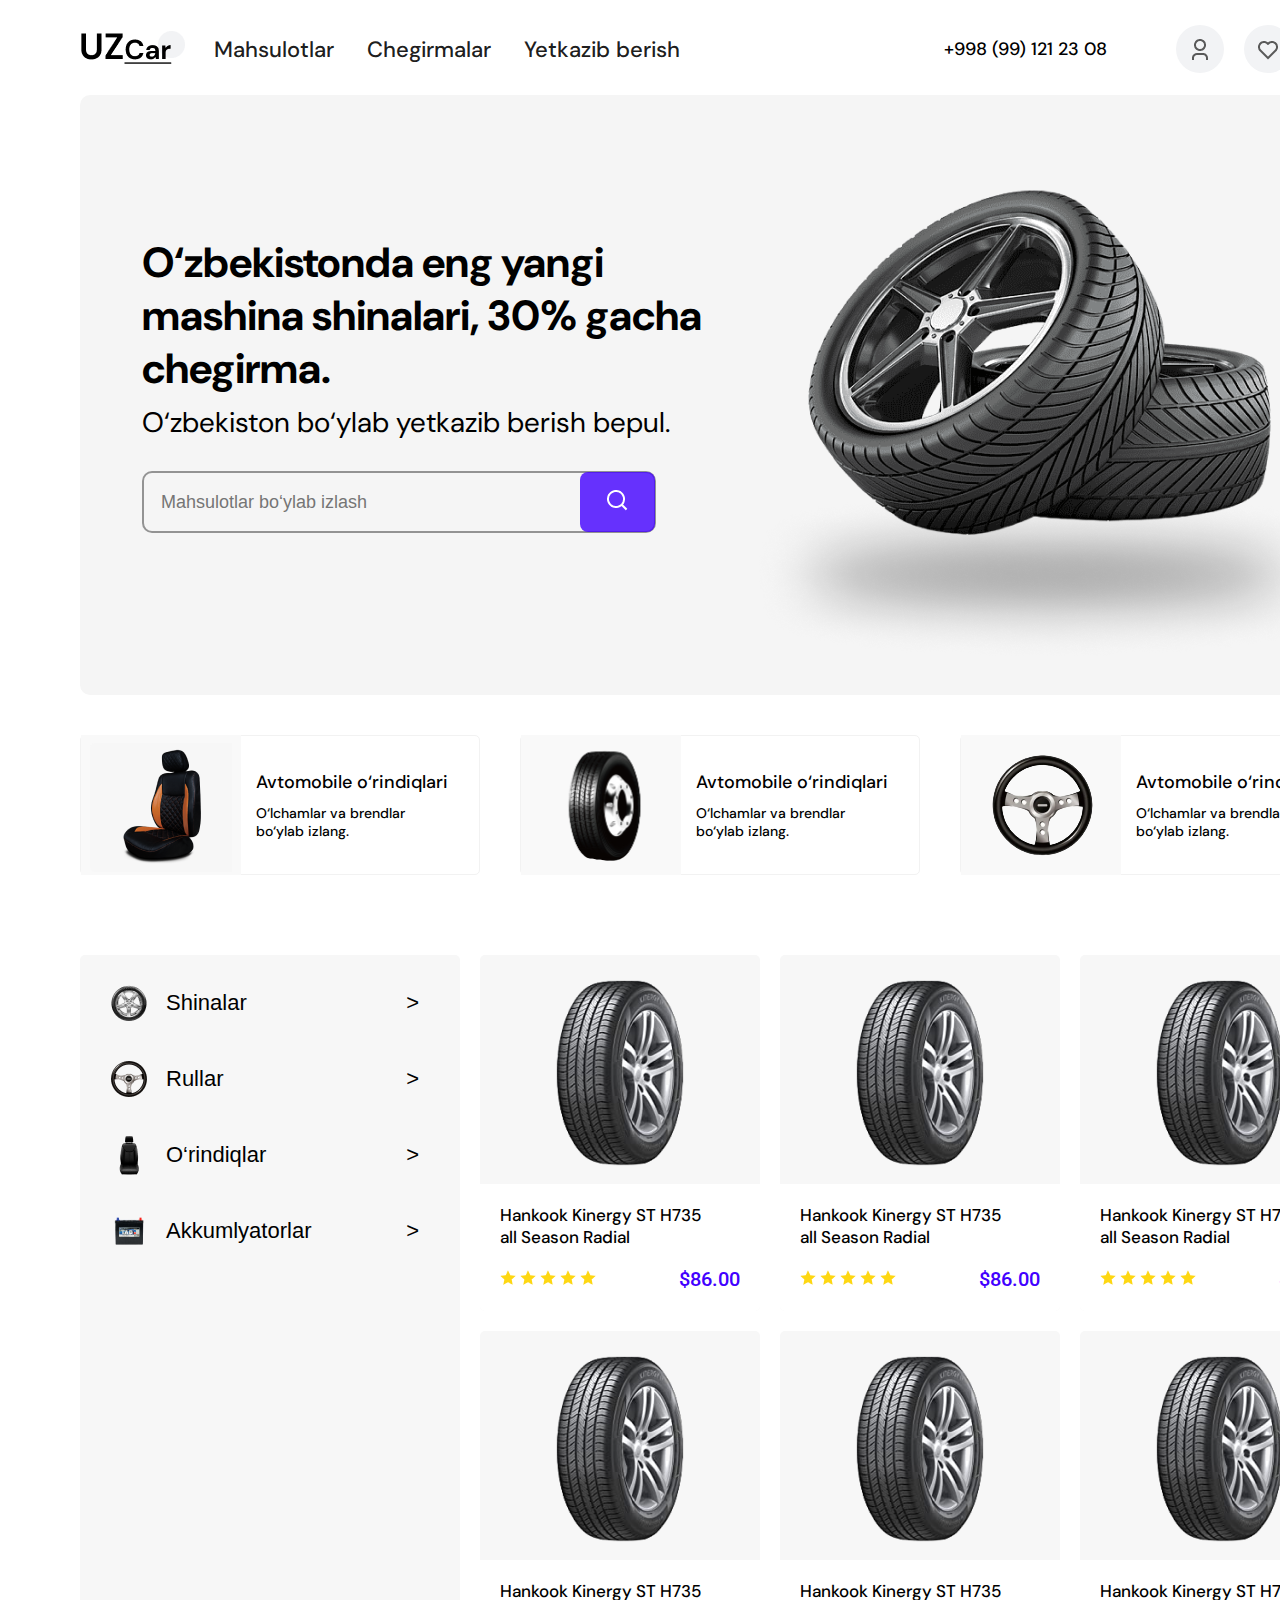
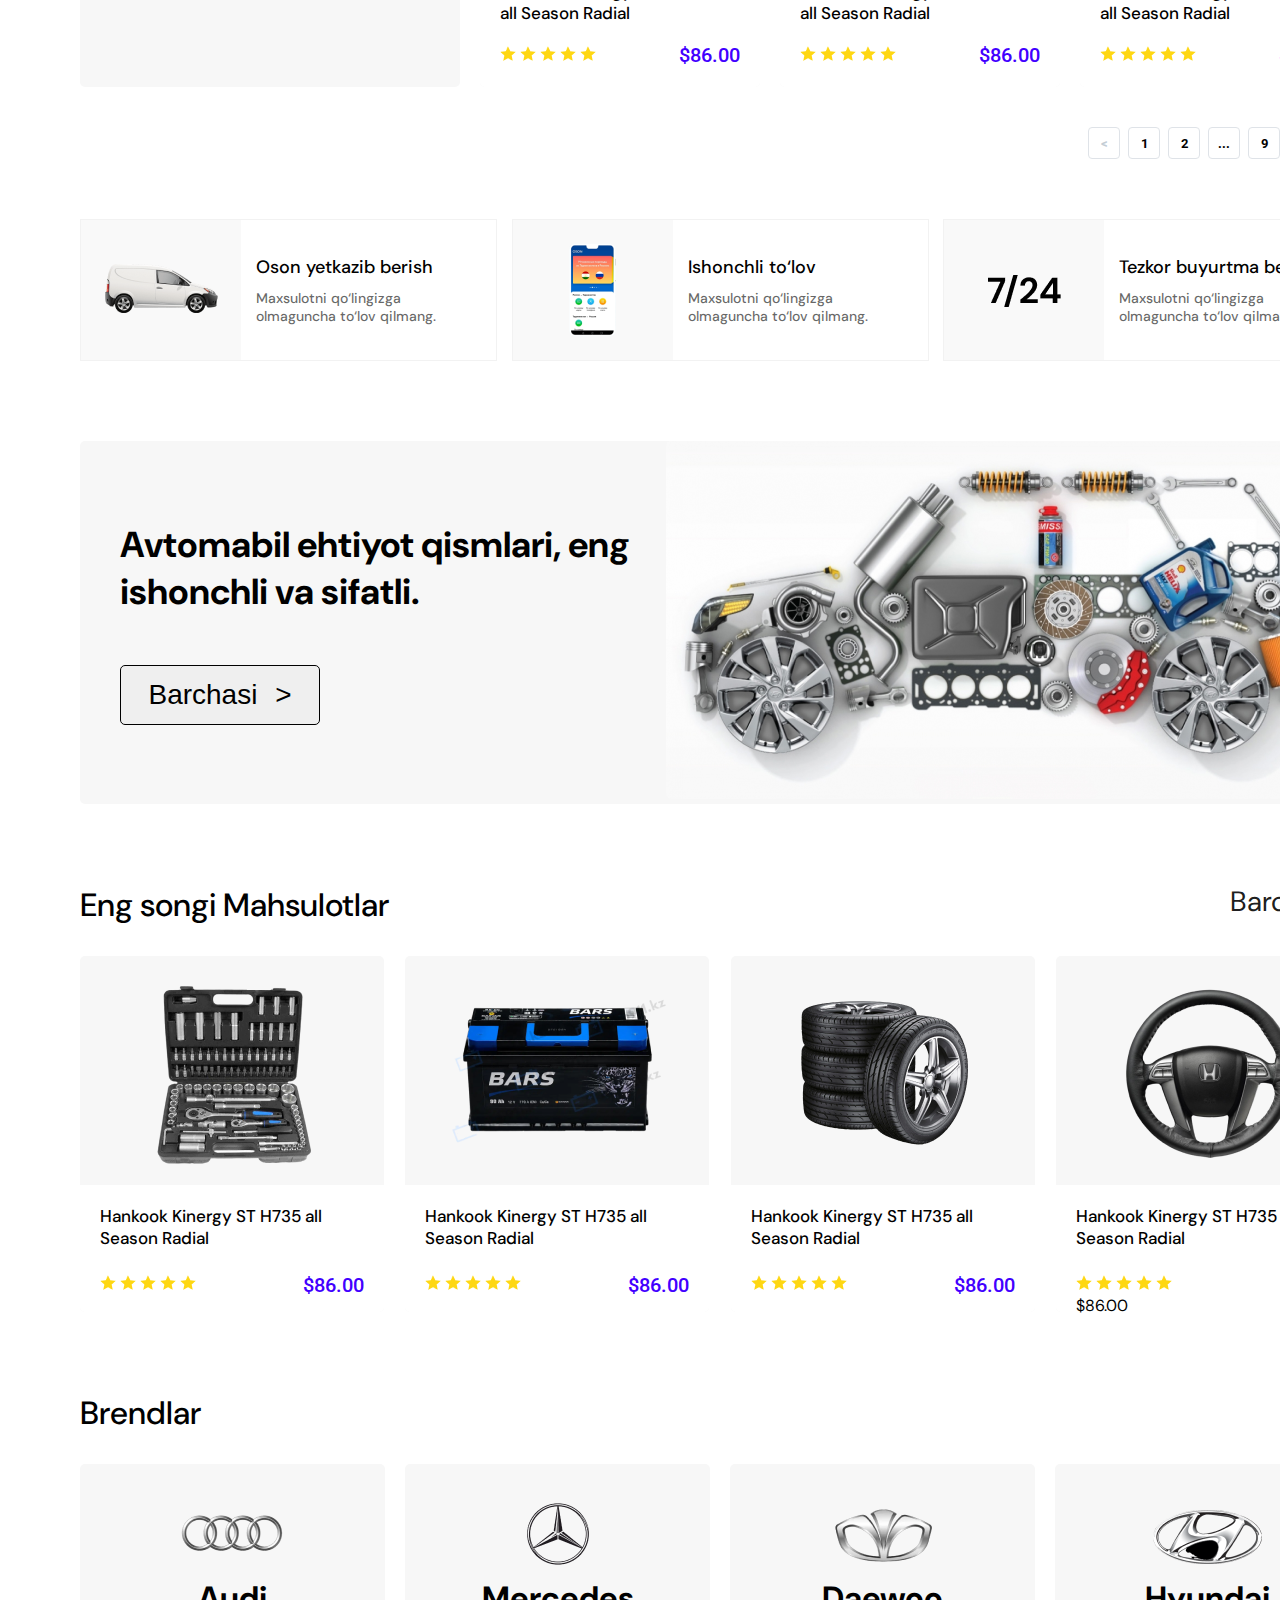
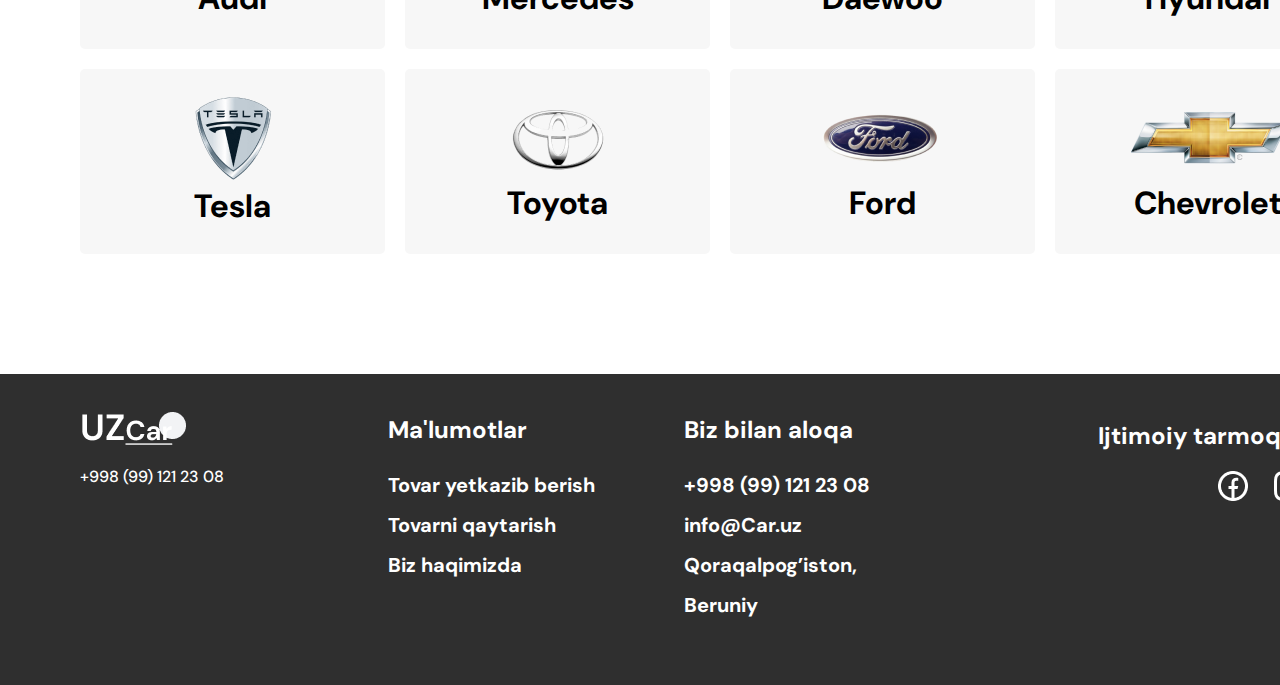
<file: index.html>
<!DOCTYPE html>
<html lang="en">
<head>
    <meta charset="UTF-8">
    <meta http-equiv="X-UA-Compatible" content="IE=edge">
    <meta name="viewport" content="width=device-width, initial-scale=1.0">
    <title>UZCar</title>
    <link rel="stylesheet" href="style.css">
    <link href="https://fonts.googleapis.com/css2?family=DM+Sans:wght@400;500;700&family=Roboto:wght@300;500;700&display=swap" rel="stylesheet">
</head>
<body>
    <section class="wrapper">
        <header class="header">
            <div class="header_container">
                <div class="headert_container_logo">
                    <div class="header_containert_logo_image">
                        <img src="./image/titul_header.png" alt="UZCar">
                    </div>
                </div>
                <div class="header_container_nav">
                    <ul>
                        <li>Mahsulotlar</li>
                        <li>Chegirmalar</li>
                        <li>Yetkazib berish</li>
                    </ul>
                </div>
                <div class="header_container_number">
                    <a href="tel:+998 (99) 121 23 08">+998 (99) 121 23 08</a>
                </div>
                <div class="header_container_choise">
                    <a href=""><img class="first" src="./image/icons/Vector1.png" alt="profile"></a>
                    <a href=""><img class="second" src="./image/icons/Vector2.png" alt="like"></a>
                    <a href=""><img class="third" src="./image/icons/Vector3.png" alt="shopping"></a>
                </div>
            </div>
        </header>
        <main class="main">
            <section class="section1">
                <div class="section1_contant">
                    <h1>O‘zbekistonda eng yangi mashina shinalari, 30% gacha chegirma.</h1>
                    <p>O‘zbekiston bo‘ylab yetkazib berish bepul.</p>
                    <div class="section1_contant_search">
                        <input type="text" placeholder="Mahsulotlar bo‘ylab izlash"><button type="submit"><img src="./image/icons/glass.png" alt="glass"></button>
                    </div>
                </div>
                <div class="section1_image">
                    <img src="./image/bigwheels1.png" alt="wheels">
                    <div class="section1_image_shade"><img src="./image/shade.png" alt="shade"></div>
                </div>
            </section>
            <section class="section2">
                <div class="section2_card">
                    <div class="section2_card_image1">
                        <img src="./image/row1/armchair.png" alt="armchair">
                    </div>
                    <div class="section2_card_contant">
                        <h2>Avtomobile o‘rindiqlari</h2>
                        <p>O‘lchamlar va brendlar bo‘ylab izlang.</p>
                    </div>
                </div>
                <div class="section2_card">
                    <div class="section2_card_image">
                        <img src="./image/row1/wheel.png" alt="wheel">
                    </div>
                    <div class="section2_card_contant">
                        <h2>Avtomobile o‘rindiqlari</h2>
                        <p>O‘lchamlar va brendlar bo‘ylab izlang.</p>       
                    </div>
                </div>
                <div class="section2_card">
                    <div class="section2_card_image2">
                        <img src="./image/row1/rudder.png" alt="rudder">
                    </div>
                    <div class="section2_card_contant">
                        <h2>Avtomobile o‘rindiqlari</h2>
                        <p>O‘lchamlar va brendlar bo‘ylab izlang.</p>            
                    </div>
                </div>
            </section>
            <section class="section3">
                <div class="section3_first">
                    <button>
                        <span class="section3_first_text">
                            <img src="./image/menu1/wheel.png" alt="wheel">
                            <span class="text">Shinalar</span>
                        </span>
                        <span>></span>
                    </button>
                    <button>
                        <span class="section3_first_text">
                            <img src="./image/menu1/rudder.png" alt="rudder">
                            <span class="text">Rullar</span>
                        </span>
                        <span>></span>
                    </button>
                    <button>
                        <span class="section3_first_text">
                            <img src="./image/menu1/armchair.png" alt="armchair">
                            <span class="text">O‘rindiqlar</span>
                        </span>
                        <span>></span>
                    </button>
                    <button>
                        <span class="section3_first_text">
                            <img src="./image/menu1/accumulator.png" alt="accumulator">
                            <span class="text">Akkumlyatorlar</span>
                        </span>
                        <span>></span>
                    </button>
                </div>
                <div class="section3_second">
                    <div class="section3_second_card">
                        <div class="section3_second_card_image">
                            <img src="./image/wheels2.png" alt="">
                        </div>
                        <div class="section3_second_card_contant">
                            <div class="section3_second_card_contant_text">
                                <h3>Hankook Kinergy ST H735 all Season Radial</h3>
                            </div>
                            <div class="section3_second_card_contant_last">
                                <div class="star">
                                    <img src="./image/star.png" alt="star">
                                    <img src="./image/star.png" alt="star">
                                    <img src="./image/star.png" alt="star">
                                    <img src="./image/star.png" alt="star">
                                    <img src="./image/star.png" alt="star">
                                </div>
                                <p>$86.00</p>
                            </div>
                        </div>
                    </div>
                    <div class="section3_second_card">
                        <div class="section3_second_card_image">
                            <img src="./image/wheels2.png" alt="">
                        </div>
                        <div class="section3_second_card_contant">
                            <div class="section3_second_card_contant_text">
                                <h3>Hankook Kinergy ST H735 all Season Radial</h3>
                            </div>
                            <div class="section3_second_card_contant_last">
                                <div class="star">
                                    <img src="./image/star.png" alt="star">
                                    <img src="./image/star.png" alt="star">
                                    <img src="./image/star.png" alt="star">
                                    <img src="./image/star.png" alt="star">
                                    <img src="./image/star.png" alt="star">
                                </div>
                                <p>$86.00</p>
                            </div>
                        </div>
                    </div>
                    <div class="section3_second_card">
                        <div class="section3_second_card_image">
                            <img src="./image/wheels2.png" alt="">
                        </div>
                        <div class="section3_second_card_contant">
                            <div class="section3_second_card_contant_text">
                                <h3>Hankook Kinergy ST H735 all Season Radial</h3>
                            </div>
                            <div class="section3_second_card_contant_last">
                                <div class="star">
                                    <img src="./image/star.png" alt="star">
                                    <img src="./image/star.png" alt="star">
                                    <img src="./image/star.png" alt="star">
                                    <img src="./image/star.png" alt="star">
                                    <img src="./image/star.png" alt="star">
                                </div>
                                <p>$86.00</p>
                            </div>
                        </div>
                    </div>
                    <div class="section3_second_card">
                        <div class="section3_second_card_image">
                            <img src="./image/wheels2.png" alt="">
                        </div>
                        <div class="section3_second_card_contant">
                            <div class="section3_second_card_contant_text">
                                <h3>Hankook Kinergy ST H735 all Season Radial</h3>
                            </div>
                            <div class="section3_second_card_contant_last">
                                <div class="star">
                                    <img src="./image/star.png" alt="star">
                                    <img src="./image/star.png" alt="star">
                                    <img src="./image/star.png" alt="star">
                                    <img src="./image/star.png" alt="star">
                                    <img src="./image/star.png" alt="star">
                                </div>
                                <p>$86.00</p>
                            </div>
                        </div>
                    </div>
                    <div class="section3_second_card">
                        <div class="section3_second_card_image">
                            <img src="./image/wheels2.png" alt="">
                        </div>
                        <div class="section3_second_card_contant">
                            <div class="section3_second_card_contant_text">
                                <h3>Hankook Kinergy ST H735 all Season Radial</h3>
                            </div>
                            <div class="section3_second_card_contant_last">
                                <div class="star">
                                    <img src="./image/star.png" alt="star">
                                    <img src="./image/star.png" alt="star">
                                    <img src="./image/star.png" alt="star">
                                    <img src="./image/star.png" alt="star">
                                    <img src="./image/star.png" alt="star">
                                </div>
                                <p>$86.00</p>
                            </div>
                        </div>
                    </div>
                    <div class="section3_second_card">
                        <div class="section3_second_card_image">
                            <img src="./image/wheels2.png" alt="">
                        </div>
                        <div class="section3_second_card_contant">
                            <div class="section3_second_card_contant_text">
                                <h3>Hankook Kinergy ST H735 all Season Radial</h3>
                            </div>
                            <div class="section3_second_card_contant_last">
                                <div class="star">
                                    <img src="./image/star.png" alt="star">
                                    <img src="./image/star.png" alt="star">
                                    <img src="./image/star.png" alt="star">
                                    <img src="./image/star.png" alt="star">
                                    <img src="./image/star.png" alt="star">
                                </div>
                                <p>$86.00</p>
                            </div>
                        </div>
                    </div>
                </div>
            </section>
            <section class="numbering">
                <button class="pointer"><</button>
                <button>1</button>
                <button onclick="document.location='about.html'">2</button>
                <button>...</button>
                <button>9</button>
                <button>10</button>
                <button class="pointer">></button>
            </section>
            <section class="section4">
                <div class="section4_card">
                    <div class="section4_card_image">
                        <img src="./image/row2/car.png" alt="car">
                    </div>
                    <div class="section4_card_contant">
                        <h4>Oson yetkazib berish</h4>
                        <p>Maxsulotni qo‘lingizga olmaguncha to‘lov qilmang.</p>
                    </div>
                </div>
                <div class="section4_card">
                    <div class="section4_card_image1">
                        <img src="./image/row2/telephone.png" alt="telephone">
                    </div>
                    <div class="section4_card_contant">
                        <h4>Ishonchli to‘lov</h4>
                        <p>Maxsulotni qo‘lingizga olmaguncha to‘lov qilmang.</p>
                    </div>
                </div>
                <div class="section4_card">
                    <div class="section4_card_image2">
                        <img src="./image/row2/24.png" alt="24">
                    </div>
                    <div class="section4_card_contant">
                        <h4>Tezkor buyurtma berish</h4>
                        <p>Maxsulotni qo‘lingizga olmaguncha to‘lov qilmang.</p>
                    </div>
                </div>
            </section>
            <section class="section5">
                <div class="section5_contant">
                    <h5>Avtomabil ehtiyot qismlari, eng ishonchli va sifatli.</h5>
                    <button class="section5_contant_button">
                        <span class="section5_contant_button_text1">Barchasi</span>
                        <span class="section5_contant_button_text2">></span>
                    </button>
                </div>
                <div class="section5_image">
                    <img src="./image/bigcar.png" alt="bigkar">
                </div>
            </section>
            <section class="table1">
                <h6>Eng songi Mahsulotlar</h6>
                <div class="table1_barchasi">
                    <a href="">Barchasi ></a>
                </div>
            </section>
            <section class="section6">
                <div class="section6_card">
                    <div class="section6_card_image1">
                        <img src="./image/mahsulotlar/spare.png" alt="spare">
                    </div>
                    <div class="section6_card_contant">
                        <div class="section6_card_contant_text">
                            <h3>Hankook Kinergy ST H735 all Season Radial</h3>
                        </div>
                        <div class="section6_card_contant_last">
                            <div class="star">
                                <img src="./image/small_star/star.png" alt="star">
                                <img src="./image/small_star/star.png" alt="star">
                                <img src="./image/small_star/star.png" alt="star">
                                <img src="./image/small_star/star.png" alt="star">
                                <img src="./image/small_star/star.png" alt="star">
                            </div>
                            <p>$86.00</p>
                        </div>
                    </div>
                </div>
                <div class="section6_card">
                    <div class="section6_card_image2">
                        <img src="./image/mahsulotlar/accumulator.png" alt="accumulator">
                    </div>
                    <div class="section6_card_contant">
                        <div class="section6_card_contant_text">
                            <h3>Hankook Kinergy ST H735 all Season Radial</h3>
                        </div>
                        <div class="section6_card_contant_last">
                            <div class="star">
                                <img src="./image/small_star/star.png" alt="star">
                                <img src="./image/small_star/star.png" alt="star">
                                <img src="./image/small_star/star.png" alt="star">
                                <img src="./image/small_star/star.png" alt="star">
                                <img src="./image/small_star/star.png" alt="star">
                            </div>
                            <p>$86.00</p>
                        </div>
                    </div>
                </div>
                <div class="section6_card">
                    <div class="section6_card_image3">
                        <img src="./image/mahsulotlar/wheels.png" alt="wheels">
                    </div>
                    <div class="section6_card_contant">
                        <div class="section6_card_contant_text">
                            <h3>Hankook Kinergy ST H735 all Season Radial</h3>
                        </div>
                        <div class="section6_card_contant_last">
                            <div class="star">
                                <img src="./image/small_star/star.png" alt="star">
                                <img src="./image/small_star/star.png" alt="star">
                                <img src="./image/small_star/star.png" alt="star">
                                <img src="./image/small_star/star.png" alt="star">
                                <img src="./image/small_star/star.png" alt="star">
                            </div>
                            <p>$86.00</p>
                        </div>
                    </div>
                </div>
                <div class="section6_card">
                    <div class="section6_card_image4">
                        <img src="./image/mahsulotlar/rudder.png" alt="ruddes">
                    </div>
                    <div class="section6_card_contant">
                        <div class="section6_card_contant_text">
                            <h3>Hankook Kinergy ST H735 all Season Radial</h3>
                        </div>
                        <div clastar">
                            <div class="section6_card_contant_last_img">
                                <img src="./image/small_star/star.png" alt="star">
                                <img src="./image/small_star/star.png" alt="star">
                                <img src="./image/small_star/star.png" alt="star">
                                <img src="./image/small_star/star.png" alt="star">
                                <img src="./image/small_star/star.png" alt="star">
                            </div>
                            <p>$86.00</p>
                        </div>
                    </div>
                </div>
            </section>
            <section class="table2">
                <h6>Brendlar</h6>
            </section>
            <section class="section7">
                <div class="section7_card">
                    <div class="a">
                        <img src="./image/brendlar/audi.png" alt="audi">
                    </div>
                    <div>
                        <p>Audi</p>
                    </div>
                </div>
                <div class="section7_card">
                    <div class="b">
                        <img src="./image/brendlar/mercedes.png" alt="mercedes">
                    </div>
                    <div>
                        <p>Mercedes </p>
                    </div>
                </div>
                <div class="section7_card">
                    <div class="c">
                        <img src="./image/brendlar/daewoo.png" alt="daewoo">
                    </div>
                    <div>
                        <p>Daewoo</p>
                    </div>
                </div>
                <div class="section7_card">
                    <div class="d">
                        <img src="./image/brendlar/hyunday.png" alt="hyunday">
                    </div>
                    <div>
                        <p>Hyundai</p>
                    </div>
                </div>
                <div class="section7_card">
                    <div class="e">
                        <img src="./image/brendlar/tesla.png" alt="tesla">
                    </div>
                    <div>
                        <p>Tesla</p>
                    </div>
                </div>
                <div class="section7_card">
                    <div class="f">
                        <img src="./image/brendlar/toyota.png" alt="toyota">
                    </div>
                    <div>
                        <p>Toyota</p>
                    </div>
                </div>
                <div class="section7_card">
                    <div class="g">
                        <img src="./image/brendlar/ford.png" alt="ford">
                    </div>
                    <div>
                        <p>Ford</p>
                    </div>
                </div>
                <div class="section7_card">
                    <div class="h">
                        <img src="./image/brendlar/chevrolet.png" alt="chevrolet">
                    </div>
                    <div>
                        <p>Chevrolet</p>
                    </div>
                </div>
            </section>
        </main>
        <footer class="footer">
            <section class="container">
                <div class="firsr">
                    <div class="first_logo">
                        <img src="./image/titul_footer.png" alt="UZCar">
                    </div>
                    <div class="first_number">
                        <a href="tel:+998 (99) 121 23 08">+998 (99) 121 23 08</a>
                    </div>
                </div>
                <div class="next">
                    <div class="next_ma">
                        <p class="name">Ma'lumotlar</p>
                        <div class="next_ma_nav">
                            <ul>
                                <li>Tovar yetkazib berish</li>
                                <li>Tovarni qaytarish</li>
                                <li>Biz haqimizda</li>
                            </ul>
                        </div>
                    </div>
                    <div class="next_bi">
                        <p class="name">Biz bilan aloqa</p>
                        <div class="next_bi_contacts">
                            <div><a href="tel:+998 (99) 121 23 08">+998 (99) 121 23 08</a></div>
                            <div><a href="mailto:info@Car.uz">info@Car.uz</a></div>
                            <p>Qoraqalpog’iston, Beruniy</p>
                        </div>
                    </div>
                </div>
                <div class="third">
                    <p class="name adapt">Ijtimoiy tarmoqlarimiz</p>
                    <div class="third_icons">
                        <a href="https://web.telegram.org/z/" target="_blank"><img src="./image/icons/telegram.png" alt="telegram"></a>
                        <a href="https://www.instagram.com" target="_blank"><img src="./image/icons/instagram.png" alt="instagram"></a>
                        <a href="https://www.facebook.com" target="_blank"><img src="./image/icons/facebook.png" alt="facebook"></a>
                    </div>
                </div>
            </section>
        </footer>
    </section>
</body>
</html>
</file>
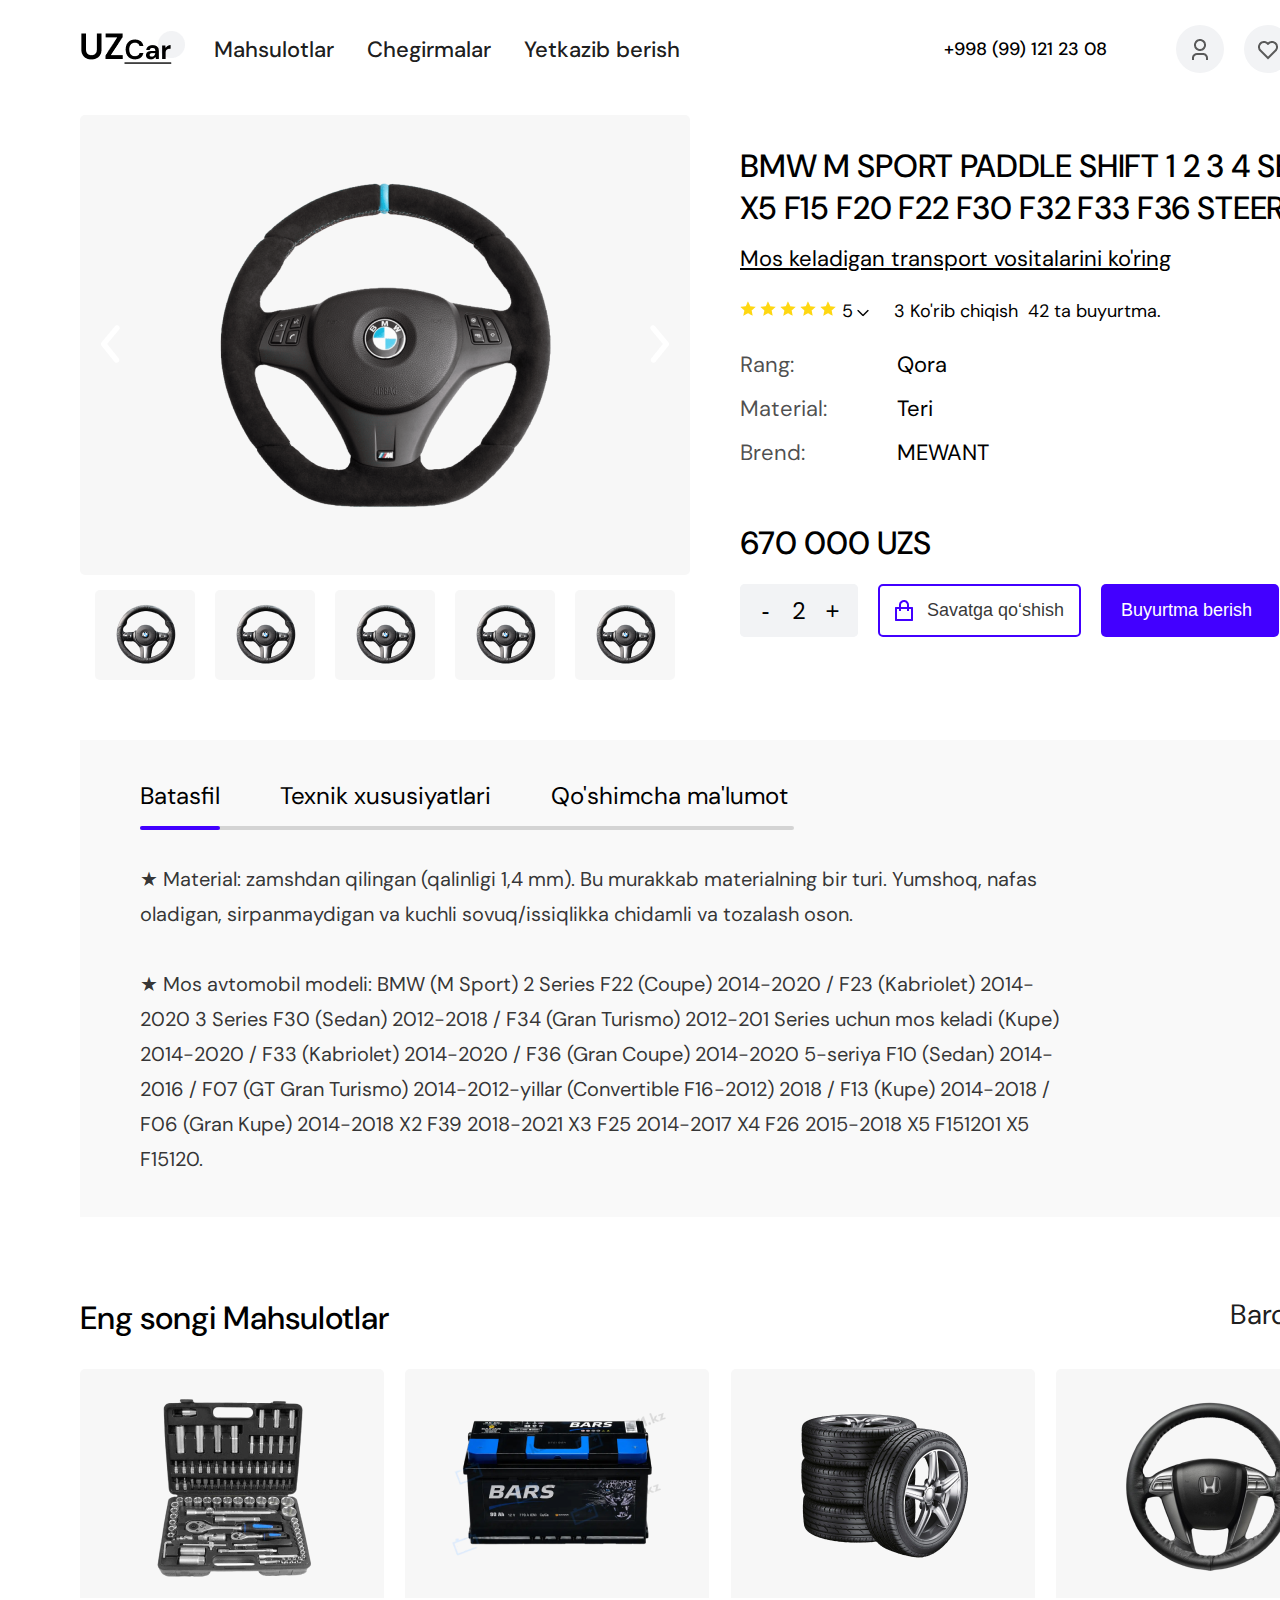
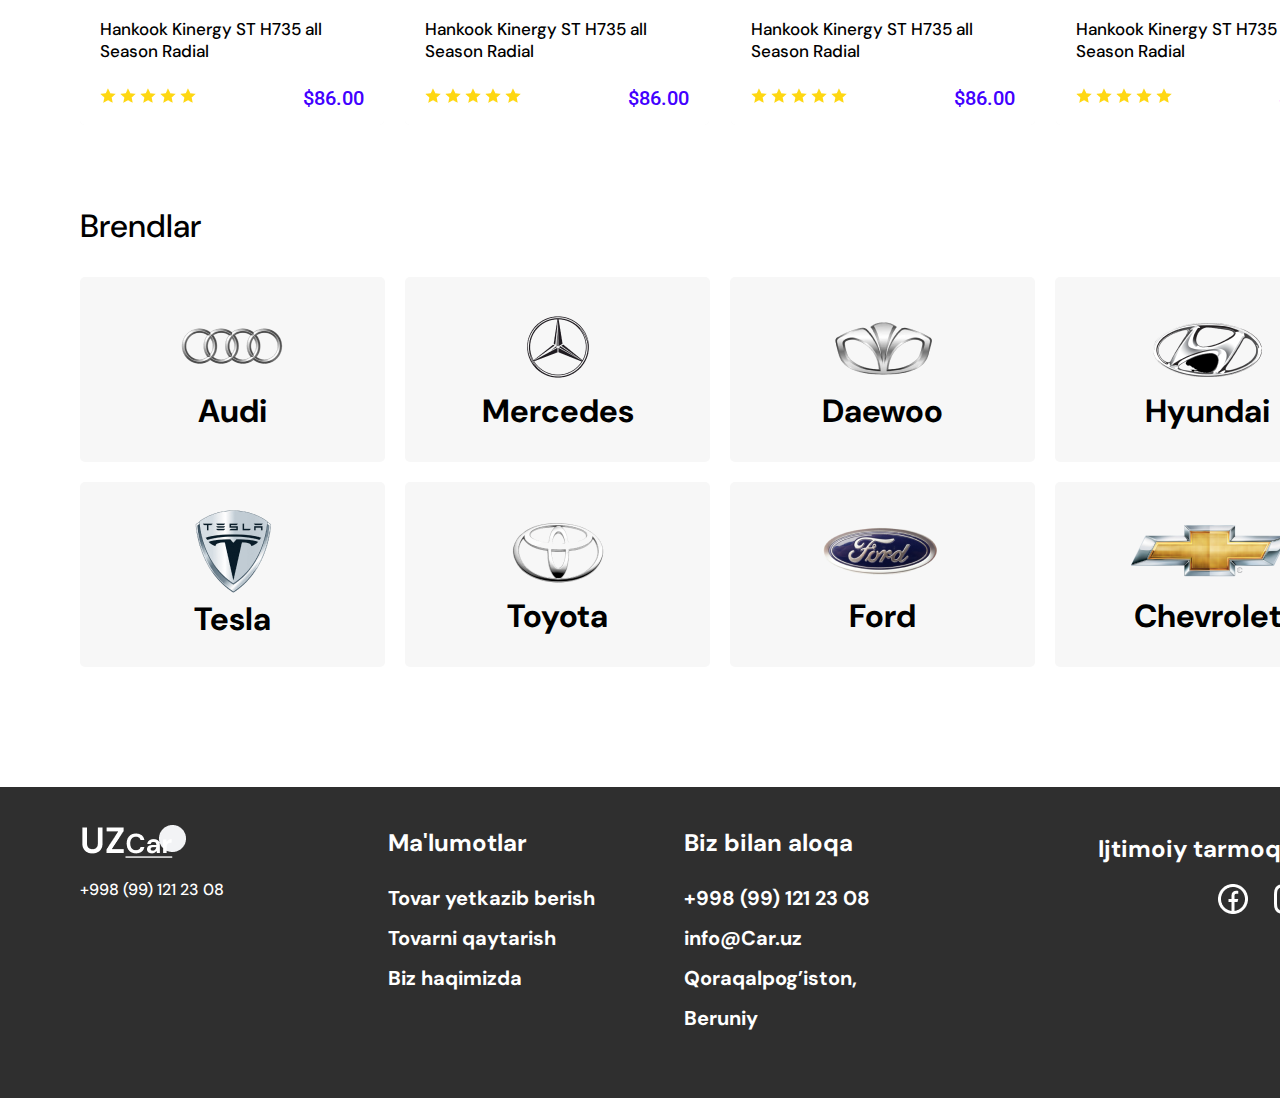
<file: about.html>
<!DOCTYPE html>
<html lang="en">
<head>
    <meta charset="UTF-8">
    <meta http-equiv="X-UA-Compatible" content="IE=edge">
    <meta name="viewport" content="width=device-width, initial-scale=1.0">
    <title>UZCar</title>
    <!-- <link rel="stylesheet" href="./botstrap/bootstrap.min.css"> -->
    <link rel="stylesheet" href="style.css">
    <link href="https://fonts.googleapis.com/css2?family=DM+Sans:wght@400;500;700&family=Roboto:wght@300;500;700&display=swap" rel="stylesheet">
</head>
<body>
    <section class="wrapper">
        <header class="header about">
            <div class="header_container">
                <div class="headert_container_logo">
                    <div class="header_containert_logo_image">
                        <img src="./image/titul_header.png" alt="UZCar">
                    </div>
                </div>
                <div class="header_container_nav">
                    <ul>
                        <li>Mahsulotlar</li>
                        <li>Chegirmalar</li>
                        <li>Yetkazib berish</li>
                    </ul>
                </div>
                <div class="header_container_number">
                    <a href="tel:+998 (99) 121 23 08">+998 (99) 121 23 08</a>
                </div>
                <div class="header_container_choise">
                    <a href=""><img class="first" src="./image/icons/Vector1.png" alt="profile"></a>
                    <a href=""><img class="second" src="./image/icons/Vector2.png" alt="like"></a>
                    <a href=""><img class="third" src="./image/icons/Vector3.png" alt="shopping"></a>
                </div>
            </div>
        </header>
        <main class="main">
            <section class="details">
                <div class="slides">
                    <div class="slide_bigphoto grabik">
                        <button><img src="./image/slide/left.png" alt="left"></button>
                        <img src="./image/rudder/big.png" alt="rudder">
                        <button><img class="right" src="./image/slide/right.png" alt="right"></button>
                    </div>
                    <div class="slide_smallphoto">
                        <div class="slide_smallphoto_card">
                            <img src="./image/rudder/little.png" alt="rudder">
                        </div>
                        <div class="slide_smallphoto_card">
                            <img src="./image/rudder/little.png" alt="rudder">
                        </div>
                        <div class="slide_smallphoto_card">
                            <img src="./image/rudder/little.png" alt="rudder">
                        </div>
                        <div class="slide_smallphoto_card">
                            <img src="./image/rudder/little.png" alt="rudder">
                        </div>
                        <div class="slide_smallphoto_card">
                            <img src="./image/rudder/little.png" alt="rudder">
                        </div>
                    </div>
                </div>
                <div class="contant">
                    <h2>BMW M SPORT PADDLE SHIFT 1 2 3 4 SERIES X5 F15 F20 F22 F30 F32 F33 F36 STEERING</h2>
                    <h4>Mos keladigan transport vositalarini ko'ring</h4>
                    <div class="contant_grade">
                        <div class="contant_grade_star">
                            <div class="star">
                                <img src="./image/small_star/star.png" alt="star">
                                <img src="./image/small_star/star.png" alt="star">
                                <img src="./image/small_star/star.png" alt="star">
                                <img src="./image/small_star/star.png" alt="star">
                                <img src="./image/small_star/star.png" alt="star">
                            </div>
                            <div class="grade_star_button">
                                <span class="type3">5</span>
                                <button><img src="./image/trifle/down.png" alt=""></button>
                            </div>
                        </div>
                        <p class="type3"><span>3 Ko'rib chiqish</span><span>42 ta buyurtma.</span></p>
                    </div>
                    <div class="contant_row">
                        <div class="contant_row_left">
                            <p class="dull" >Rang:</p>
                            <p class="dull" >Material:</p>
                            <p class="dull" >Brend:</p>
                        </div>
                        <div class="conyant_row_right">
                            <p>Qora</p>
                            <p>Teri</p>
                            <p>MEWANT</p>
                        </div>
                    </div>
                    <h2 class="price" >670 000 UZS</h2>
                    <div class="contant_buttons">
                        <div class="button_complex">
                            <button class="complex" ><span>-</span></button>
                            <span>2</span>
                            <button class="complex" ><span>+</span></button>
                        </div>
                        <button class="bag" ><img src="./image/trifle/bag.png" alt="bag"><span>Savatga qo‘shish</span></button>
                        <button class="berish" >Buyurtma berish</button>
                    </div>
                </div>
            </section>
            <section class="description">
                <div class="description_table">
                    <div class="description_table_text">
                        <p>Batasfil</p>
                        <p>Texnik xususiyatlari</p>
                        <p>Qo'shimcha ma'lumot</p>
                    </div>
                    <div class="progress">
                        <progress max="654" value="80"></progress>
                    </div>
                    
                </div>
                <div class="description_contant">
                    <p>
                        ★ Material: zamshdan qilingan (qalinligi 1,4 mm). Bu murakkab materialning bir turi. Yumshoq, nafas oladigan, 
                        sirpanmaydigan va kuchli sovuq/issiqlikka chidamli va tozalash oson.
                    </p>
                    <p>
                        ★ Mos avtomobil modeli: BMW (M Sport) 2 Series F22 (Coupe) 2014-2020 / F23 (Kabriolet) 2014-2020 3 Series F30 (Sedan) 2012-2018 / F34 (Gran Turismo)
                         2012-201 Series uchun mos keladi (Kupe) 2014-2020 / F33 (Kabriolet) 2014-2020 / F36 (Gran Coupe) 2014-2020 5-seriya F10 (Sedan)
                         2014-2016 / F07 (GT Gran Turismo) 2014-2012-yillar (Convertible F16-2012) 2018 / F13 (Kupe) 2014-2018 / F06 (Gran Kupe) 2014-2018 X2 F39 2018-2021
                         X3 F25 2014-2017 X4 F26 2015-2018 X5 F151201 X5 F15120.
                    </p>
                </div>
            </section>
            <section class="table1">
                <h6>Eng songi Mahsulotlar</h6>
                <div class="table1_barchasi">
                    <a href="">Barchasi ></a>
                </div>
            </section>
            <section class="section6">
                <div class="section6_card">
                    <div class="section6_card_image1">
                        <img src="./image/mahsulotlar/spare.png" alt="spare">
                    </div>
                    <div class="section6_card_contant">
                        <div class="section6_card_contant_text">
                            <h3>Hankook Kinergy ST H735 all Season Radial</h3>
                        </div>
                        <div class="section6_card_contant_last">
                            <div class="star">
                                <img src="./image/small_star/star.png" alt="star">
                                <img src="./image/small_star/star.png" alt="star">
                                <img src="./image/small_star/star.png" alt="star">
                                <img src="./image/small_star/star.png" alt="star">
                                <img src="./image/small_star/star.png" alt="star">
                            </div>
                            <p>$86.00</p>
                        </div>
                    </div>
                </div>
                <div class="section6_card">
                    <div class="section6_card_image2">
                        <img src="./image/mahsulotlar/accumulator.png" alt="accumulator">
                    </div>
                    <div class="section6_card_contant">
                        <div class="section6_card_contant_text">
                            <h3>Hankook Kinergy ST H735 all Season Radial</h3>
                        </div>
                        <div class="section6_card_contant_last">
                            <div class="star">
                                <img src="./image/small_star/star.png" alt="star">
                                <img src="./image/small_star/star.png" alt="star">
                                <img src="./image/small_star/star.png" alt="star">
                                <img src="./image/small_star/star.png" alt="star">
                                <img src="./image/small_star/star.png" alt="star">
                            </div>
                            <p>$86.00</p>
                        </div>
                    </div>
                </div>
                <div class="section6_card">
                    <div class="section6_card_image3">
                        <img src="./image/mahsulotlar/wheels.png" alt="wheels">
                    </div>
                    <div class="section6_card_contant">
                        <div class="section6_card_contant_text">
                            <h3>Hankook Kinergy ST H735 all Season Radial</h3>
                        </div>
                        <div class="section6_card_contant_last">
                            <div class="star">
                                <img src="./image/small_star/star.png" alt="star">
                                <img src="./image/small_star/star.png" alt="star">
                                <img src="./image/small_star/star.png" alt="star">
                                <img src="./image/small_star/star.png" alt="star">
                                <img src="./image/small_star/star.png" alt="star">
                            </div>
                            <p>$86.00</p>
                        </div>
                    </div>
                </div>
                <div class="section6_card">
                    <div class="section6_card_image4">
                        <img src="./image/mahsulotlar/rudder.png" alt="ruddes">
                    </div>
                    <div class="section6_card_contant">
                        <div class="section6_card_contant_text">
                            <h3>Hankook Kinergy ST H735 all Season Radial</h3>
                        </div>
                        <div class="section6_card_contant_last">
                            <div class="star">
                                <img src="./image/small_star/star.png" alt="star">
                                <img src="./image/small_star/star.png" alt="star">
                                <img src="./image/small_star/star.png" alt="star">
                                <img src="./image/small_star/star.png" alt="star">
                                <img src="./image/small_star/star.png" alt="star">
                            </div>
                            <p>$86.00</p>
                        </div>
                    </div>
                </div>
            </section>
            <section class="table2">
                <h6>Brendlar</h6>
            </section>
            <section class="section7">
                <div class="section7_card">
                    <div class="a">
                        <img src="./image/brendlar/audi.png" alt="audi">
                    </div>
                    <div>
                        <p>Audi</p>
                    </div>
                </div>
                <div class="section7_card">
                    <div class="b">
                        <img src="./image/brendlar/mercedes.png" alt="mercedes">
                    </div>
                    <div>
                        <p>Mercedes </p>
                    </div>
                </div>
                <div class="section7_card">
                    <div class="c">
                        <img src="./image/brendlar/daewoo.png" alt="daewoo">
                    </div>
                    <div>
                        <p>Daewoo</p>
                    </div>
                </div>
                <div class="section7_card">
                    <div class="d">
                        <img src="./image/brendlar/hyunday.png" alt="hyunday">
                    </div>
                    <div>
                        <p>Hyundai</p>
                    </div>
                </div>
                <div class="section7_card">
                    <div class="e">
                        <img src="./image/brendlar/tesla.png" alt="tesla">
                    </div>
                    <div>
                        <p>Tesla</p>
                    </div>
                </div>
                <div class="section7_card">
                    <div class="f">
                        <img src="./image/brendlar/toyota.png" alt="toyota">
                    </div>
                    <div>
                        <p>Toyota</p>
                    </div>
                </div>
                <div class="section7_card">
                    <div class="g">
                        <img src="./image/brendlar/ford.png" alt="ford">
                    </div>
                    <div>
                        <p>Ford</p>
                    </div>
                </div>
                <div class="section7_card">
                    <div class="h">
                        <img src="./image/brendlar/chevrolet.png" alt="chevrolet">
                    </div>
                    <div>
                        <p>Chevrolet</p>
                    </div>
                </div>
            </section>
        </main>
        <footer class="footer">
            <section class="container">
                <div class="firsr">
                    <div class="first_logo">
                        <img src="./image/titul_footer.png" alt="UZCar">
                    </div>
                    <div class="first_number">
                        <a href="tel:+998 (99) 121 23 08">+998 (99) 121 23 08</a>
                    </div>
                </div>
                <div class="next">
                    <div class="next_ma">
                        <p class="name">Ma'lumotlar</p>
                        <div class="next_ma_nav">
                            <ul>
                                <li>Tovar yetkazib berish</li>
                                <li>Tovarni qaytarish</li>
                                <li>Biz haqimizda</li>
                            </ul>
                        </div>
                    </div>
                    <div class="next_bi">
                        <p class="name">Biz bilan aloqa</p>
                        <div class="next_bi_contacts">
                            <div><a href="tel:+998 (99) 121 23 08">+998 (99) 121 23 08</a></div>
                            <div><a href="mailto:info@Car.uz">info@Car.uz</a></div>
                            <p>Qoraqalpog’iston, Beruniy</p>
                        </div>
                    </div>
                </div>
                <div class="third">
                    <p class="name adapt">Ijtimoiy tarmoqlarimiz</p>
                    <div class="third_icons">
                        <a href="https://web.telegram.org/z/" target="_blank"><img src="./image/icons/telegram.png" alt="telegram"></a>
                        <a href="https://www.instagram.com" target="_blank"><img src="./image/icons/instagram.png" alt="instagram"></a>
                        <a href="https://www.facebook.com" target="_blank"><img src="./image/icons/facebook.png" alt="facebook"></a>
                    </div>
                </div>
            </section>
        </footer>
    </section>
    <!-- <script src="./botstrap/bootstrap.min.js"></script> -->
</body>
</html>
</file>
<file: style.css>
* {
  margin: 0;
  padding: 0;
  box-sizing: border-box;
}

body {
  font-family: "DM Sans";
}

.wrapper {
  width: 1440px;
  margin: auto;
}

.header {
  max-width: 1440px;
  min-height: 90px;
  background: #FFF;
  padding: 23px 80px 20px 79px;
}
.header_container {
  display: flex;
  align-items: center;
  justify-content: space-between;
  flex-wrap: wrap;
}
.header_container_logo {
  width: 93px;
  height: 47px;
  margin-right: 93px;
}
.header_container_nav {
  margin-right: 235px;
}
.header_container_nav ul {
  display: flex;
  list-style-type: none;
  gap: 33px;
  color: rgba(0, 0, 0, 0.8980392157);
  font-size: 22px;
  font-weight: 500;
  line-height: 29px;
}
.header_container_nav ul li:hover {
  color: #b7bcc5;
  cursor: pointer;
}
.header_container_number {
  margin-right: 40px;
}
.header_container_number a {
  text-decoration: none;
  color: #000000;
  font-size: 18px;
  font-weight: 500;
  line-height: 23px;
}
.header_container_choise {
  display: flex;
  gap: 20px;
}
.header_container_choise a {
  display: inline-block;
  width: 48px;
  height: 48px;
  border-radius: 50%;
  background: #F2F3F5;
}
.header_container_choise a img.first {
  transform: translate(16px, 14px);
}
.header_container_choise a img.second {
  transform: translate(14px, 16px);
}
.header_container_choise a img.third {
  transform: translate(13px, 7px);
}
.header_container_choise a:hover {
  cursor: pointer;
  background: #b7bcc5;
}

.about {
  margin-bottom: 20px;
}

.main {
  max-width: 1440px;
  background: #FFF;
  padding-left: 80px;
  padding-right: 80px;
}

.section1 {
  max-width: 1280px;
  display: flex;
  justify-content: center;
  background: #F5F5F5;
  border-radius: 10px;
  margin-bottom: 40px;
}
.section1_contant {
  width: 50%;
  padding-top: 141px;
  padding-bottom: 162px;
  padding-left: 62px;
}
.section1_contant h1 {
  font-size: 42px;
  line-height: 53px;
  margin-bottom: 10px;
  width: 627px;
  font-weight: 700;
}
.section1_contant p {
  font-size: 28px;
  line-height: 36px;
  margin-bottom: 30px;
  width: 542px;
  font-weight: 400;
}
.section1_contant_search {
  position: relative;
  width: 514px;
}
.section1_contant_search input {
  width: 100%;
  height: 62px;
  padding-left: 17px;
  padding-right: 92px;
  border: 2px solid rgba(0, 0, 0, 0.4);
  border-radius: 10px;
  background: #F5F5F5;
  color: rgba(0, 0, 0, 0.6);
  font-size: 18px;
}
.section1_contant_search button {
  position: absolute;
  top: 1px;
  right: 1px;
  width: 75px;
  height: 59.5px;
  border: none;
  border-radius: 8px;
  background: rgba(66, 0, 255, 0.8);
  cursor: pointer;
}
.section1_contant_search button:active {
  cursor: pointer;
  background: #350909;
}
.section1_image {
  width: 50%;
  text-align: center;
  padding-top: 95px;
  position: relative;
}
.section1_image img {
  max-width: 100%;
}
.section1_image_shade {
  position: absolute;
  bottom: 30px;
  left: 25px;
}

.section2 {
  max-width: 1280px;
  display: flex;
  justify-content: space-between;
  flex-wrap: wrap;
  margin-bottom: 80px;
}
.section2_card {
  display: flex;
  align-items: center;
  width: 400px;
  height: 140px;
  border: 1.5px solid #F2F2F2;
  border-radius: 5px;
}
.section2_card:hover {
  cursor: -webkit-grab;
  cursor: grab;
  box-shadow: 24px 28px 41px -3px rgba(34, 60, 80, 0.2);
}
.section2_card_image, .section2_card_image1, .section2_card_image2 {
  width: 160px;
  height: 140px;
  background: #F9F9F9;
  text-align: center;
  padding-top: 14px;
  margin-right: 15px;
}
.section2_card_image1 {
  padding-top: 8px;
}
.section2_card_image2 {
  padding-top: 11px;
}
.section2_card_contant h2 {
  font-size: 18px;
  line-height: 23px;
  margin-bottom: 10px;
  font-weight: 500;
}
.section2_card_contant p {
  font-size: 14px;
  line-height: 18px;
  width: 190px;
  font-weight: 500;
}

.section3 {
  max-width: 1280px;
  display: flex;
  gap: 20px;
  margin-bottom: 40px;
}
.section3_first {
  width: 380px;
  height: 732px;
  border-radius: 5px;
  background: #F7F7F7;
  padding-top: 10px;
  padding-left: 11px;
  padding-right: 11px;
}
.section3_first button {
  width: 358px;
  height: 76px;
  display: flex;
  justify-content: space-between;
  align-items: center;
  border: 0;
  font-size: 22px;
  font-weight: 500;
  line-height: 20px;
  background: #F7F7F7;
  padding-left: 20px;
  padding-right: 30px;
  border-radius: 5px;
}
.section3_first button:hover {
  cursor: pointer;
  background: #4200FF;
  color: #FFF;
}
.section3_first_text {
  display: flex;
  justify-content: center;
  align-items: center;
}
.section3_first_text img {
  margin-right: 19px;
}
.section3_second {
  width: 880px;
  min-height: 732px;
  display: flex;
  justify-content: center;
  flex-wrap: wrap;
  gap: 20px;
}
.section3_second_card {
  width: 280px;
  background: #F7F7F7;
  border-radius: 5px;
}
.section3_second_card_image {
  text-align: center;
  height: 229px;
  padding-top: 25px;
}
.section3_second_card_contant {
  background: #FFFFFF;
  height: 127px;
  padding-top: 20px;
  padding-left: 20px;
  padding-right: 20px;
  border-radius: 0 0 5px 5px;
}
.section3_second_card_contant_text h3 {
  font-size: 17px;
  font-weight: 500;
  line-height: 22px;
  width: 215px;
  margin-bottom: 20px;
}
.section3_second_card_contant_last {
  display: flex;
  justify-content: space-between;
  align-items: center;
}
.section3_second_card_contant_last p {
  font-size: 20px;
  line-height: 23px;
  color: #4200FF;
  font-family: "Roboto";
  font-weight: 500;
}
.section3_second_card:hover {
  cursor: -webkit-grab;
  cursor: grab;
  box-shadow: 24px 28px 41px -3px rgba(34, 60, 80, 0.2);
}

.star img:hover {
  cursor: pointer;
  height: 17px;
  border: 1px solid gold;
}

.numbering {
  max-width: 272px;
  margin-left: auto;
  padding-right: 0;
  display: flex;
  gap: 8px;
  margin-bottom: 60px;
}
.numbering button {
  width: 32px;
  height: 32px;
  border-radius: 4px;
  background: #FFF;
  border: 1px solid #DFE3E8;
  font-family: "Roboto";
  font-weight: 700;
}
.numbering button:hover {
  cursor: pointer;
  border: 1px solid #4200FF;
  color: #4200FF;
}
.numbering button.pointer {
  color: #C4CDD5;
}
.numbering button.pointer:hover {
  cursor: pointer;
  background: #919EAB;
  color: #C4CDD5;
  border-color: #919EAB;
}

.section4 {
  max-width: 1280px;
  display: flex;
  justify-content: space-between;
  flex-wrap: wrap;
  margin-bottom: 80px;
}
.section4_card {
  display: flex;
  border: 1.5px solid #F2F2F2;
}
.section4_card_image, .section4_card_image1, .section4_card_image2 {
  width: 160px;
  height: 140px;
  background: #F9F9F9;
  text-align: center;
  padding-top: 44px;
  margin-right: 15px;
}
.section4_card_image1 {
  padding-top: 23px;
}
.section4_card_image2 {
  padding-top: 55px;
}
.section4_card_contant {
  width: 240px;
  padding-top: 36px;
}
.section4_card_contant h4 {
  font-size: 18px;
  line-height: 23px;
  font-weight: 500;
  margin-bottom: 10px;
}
.section4_card_contant p {
  width: 195px;
  font-size: 14px;
  line-height: 18px;
  font-weight: 500;
  color: rgba(0, 0, 0, 0.6);
}
.section4_card:hover {
  cursor: -webkit-grab;
  cursor: grab;
  box-shadow: 24px 28px 41px -3px rgba(34, 60, 80, 0.2);
}

.section5 {
  max-width: 1280px;
  min-height: 358px;
  display: flex;
  flex-wrap: wrap;
  justify-content: space-between;
  background-color: #F7F7F7;
  border-radius: 5px;
  margin-bottom: 80px;
}
.section5_contant {
  width: 582px;
  padding-top: 80px;
  padding-left: 40px;
}
.section5_contant h5 {
  width: 530px;
  font-size: 36px;
  font-weight: 700;
  line-height: 47px;
  color: #000000;
  margin-bottom: 50px;
}
.section5_contant_button {
  width: 200px;
  height: 60px;
  font-weight: 400;
  font-size: 28px;
  line-height: 36px;
  border-radius: 5px;
  border: 1.5px solid #000;
}
.section5_contant_button_text1 {
  margin-right: 10px;
}
.section5_contant_button:hover {
  cursor: pointer;
  background-color: #919EAB;
  color: #C4CDD5;
  border: 1.5px solid #919EAB;
}
.section5_image {
  width: 694px;
}
.section5_image img {
  border-radius: 0 0 5px 5px;
}

.table1 {
  display: flex;
  justify-content: space-between;
  margin-bottom: 30px;
}
.table1 a {
  color: rgba(0, 0, 0, 0.8980392157);
  font-weight: 400;
  font-size: 28px;
  line-height: 36px;
  text-decoration: none;
}
.table1 a:hover {
  color: #b7bcc5;
}

h6 {
  font-weight: 500;
  font-size: 32px;
  line-height: 42px;
}

.section6 {
  max-width: 1280px;
  display: flex;
  justify-content: space-between;
  flex-wrap: wrap;
  margin-bottom: 80px;
}
.section6_card {
  width: 304px;
  height: 356px;
  background: #F7F7F7;
  border-radius: 5px;
}
.section6_card_image1, .section6_card_image2, .section6_card_image3, .section6_card_image4 {
  height: 229px;
  text-align: center;
}
.section6_card_image1 {
  padding-top: 23px;
}
.section6_card_image3 {
  padding-top: 43px;
}
.section6_card_image4 {
  padding-top: 26px;
}
.section6_card_contant {
  height: 127px;
  padding-top: 20px;
  padding-left: 20px;
  padding-right: 20px;
  background: #FFF;
  border-radius: 0 0 5px 5px;
}
.section6_card_contant h3 {
  width: 243px;
  font-weight: 500;
  font-size: 17px;
  line-height: 22px;
  margin-bottom: 25px;
}
.section6_card_contant_last {
  display: flex;
  justify-content: space-between;
}
.section6_card_contant_last p {
  font-size: 20px;
  line-height: 23px;
  color: #4200FF;
  font-family: "Roboto";
  font-weight: 500;
}
.section6_card:hover {
  cursor: -webkit-grab;
  cursor: grab;
  box-shadow: 24px 28px 41px -3px rgba(34, 60, 80, 0.2);
}

.table2 {
  margin-bottom: 30px;
}

.section7 {
  display: flex;
  justify-content: space-between;
  flex-wrap: wrap;
  gap: 20px;
  margin-bottom: 120px;
}
.section7_card {
  width: 305px;
  height: 185px;
  background: #F7F7F7;
  border-radius: 5px;
  padding-bottom: 30px;
  display: flex;
  flex-direction: column;
  justify-content: space-between;
  align-items: center;
  padding-bottom: 30px;
}
.section7_card:hover {
  cursor: -webkit-grab;
  cursor: grab;
  box-shadow: 24px 28px 41px -3px rgba(34, 60, 80, 0.2);
}
.section7_card p {
  font-weight: 700;
  font-size: 32px;
  line-height: 42px;
}

.a {
  margin-top: 30px;
}

.b {
  margin-top: 37px;
}

.c {
  margin-top: 40px;
}

.d {
  margin-top: 46px;
}

.e {
  margin-top: 28px;
}

.f {
  margin-top: 22px;
}

.g {
  margin-top: 16px;
}

.h {
  margin-top: 34px;
}

.footer {
  max-width: 1440px;
  min-height: 311px;
  background: #2F2F2F;
  padding-left: 80px;
  padding-right: 80px;
  padding-top: 30px;
}

.container {
  width: 100%;
  display: flex;
  justify-content: space-between;
  flex-wrap: wrap;
}

.first {
  margin-right: 115px;
}
.first_logo {
  margin-bottom: 10px;
}
.first_number a {
  text-decoration: none;
  color: #FFFFFF;
  font-size: 16px;
  font-weight: 500;
  line-height: 21px;
}

.next {
  background-attachment: fixed;
  background: #2F2F2F;
  width: 546px;
  display: flex;
  gap: 46px;
}
.next li:hover {
  cursor: pointer;
  color: #b7bcc5;
}

.name {
  font-size: 24px;
  font-weight: 700;
  line-height: 31px;
  color: #FFFFFF;
  margin-bottom: 20px;
  margin-top: 10px;
}

.next_ma_nav ul,
.next_bi_contacts {
  height: 120px;
  width: 250px;
  display: flex;
  flex-direction: column;
  justify-content: space-between;
  list-style-type: none;
  color: #FFFFFF;
  font-size: 20px;
  font-weight: 700;
  line-height: 40px;
}
.next_ma_nav ul a,
.next_bi_contacts a {
  color: #FFFFFF;
  font-size: 20px;
  font-weight: 700;
  line-height: 40px;
  text-decoration: none;
}

.third {
  margin-top: 6px;
}
.third_icons {
  display: flex;
  gap: 26px;
  direction: rtl;
}

.details {
  width: 1280px;
  display: flex;
  gap: 50px;
  margin-bottom: 50px;
}

.slide {
  width: 600px;
}
.slide_bigphoto {
  width: 100%;
  height: 460px;
  background: #F7F7F7;
  border-radius: 5px;
  margin-bottom: 15px;
  display: flex;
  justify-content: center;
  justify-content: space-between;
  align-items: center;
  padding-left: 21px;
  padding-right: 21px;
}
.slide_bigphoto button {
  border: 0;
  background: none;
}
.slide_bigphoto button img.right:hover {
  cursor: pointer;
  width: 30px;
}
.slide_smallphoto {
  width: 100%;
  height: 100px;
  display: flex;
  justify-content: space-between;
  gap: 20px;
  padding-left: 15px;
  padding-right: 15px;
}
.slide_smallphoto_card {
  width: 100px;
  height: 90px;
  background: #F7F7F7;
  border-radius: 5px;
  display: flex;
  justify-content: center;
  align-items: center;
}
.slide_smallphoto_card:hover {
  cursor: -webkit-grab;
  cursor: grab;
  height: 100px;
}
.slide_smallphoto_card:hover img {
  width: 80px;
}

.contant {
  padding-top: 30px;
}
.contant h2 {
  width: 612px;
  font-weight: 500;
  font-size: 32px;
  line-height: 42px;
  letter-spacing: -0.005em;
  color: #000000;
  margin-bottom: 15px;
}
.contant h4 {
  font-weight: 400;
  font-size: 22px;
  line-height: 29px;
  text-decoration: underline;
  color: #000000;
  margin-bottom: 27px;
}
.contant_grade {
  display: flex;
  gap: 25px;
  margin-bottom: 27px;
}
.contant_grade_star {
  display: flex;
  gap: 5.5px;
}
.contant_grade_star button {
  background: none;
  border: 0;
}
.contant_grade_star button:hover {
  cursor: pointer;
}
.contant_grade p {
  display: flex;
  gap: 10px;
}
.contant_row {
  display: flex;
  gap: 70px;
  font-weight: 400;
  font-size: 22px;
  line-height: 29px;
  color: #000000;
  margin-bottom: 55px;
}
.contant_row p {
  margin-bottom: 15px;
}
.contant_row p:last-child {
  margin-bottom: 0;
}
.contant_row p.dull {
  color: rgba(0, 0, 0, 0.6980392157);
}
.contant h2.price {
  width: 201px;
  letter-spacing: 0;
  margin-bottom: 20px;
}
.contant_buttons {
  display: flex;
  gap: 20px;
}
.contant_buttons button {
  display: flex;
  justify-content: center;
  justify-content: space-between;
  align-items: center;
}
.contant_buttons button.bag {
  width: 203px;
  height: 53px;
  padding: 15px;
  font-weight: 400;
  font-size: 18px;
  line-height: 23px;
  background: #FFF;
  color: rgba(0, 0, 0, 0.8);
  border: 2px solid rgb(66, 0, 255);
  border-radius: 5px;
}
.contant_buttons button.bag:hover {
  cursor: pointer;
  background: rgb(150, 127, 215);
  border: 0;
  color: #FFF;
}
.contant_buttons button.berish {
  width: 178px;
  height: 53px;
  padding: 15px 16px 15px 20px;
  font-weight: 500;
  font-size: 18px;
  line-height: 23px;
  background: rgb(66, 0, 255);
  border: 0;
  border-radius: 5px;
  color: #FFF;
}
.contant_buttons button.berish:hover {
  cursor: pointer;
  background: #0debff;
  color: rgb(66, 0, 255);
}

.type3 {
  font-weight: 400;
  font-size: 18px;
  line-height: 23px;
  color: #000000;
}

.button_complex {
  width: 118px;
  height: 53px;
  display: flex;
  justify-content: center;
  justify-content: space-between;
  align-items: center;
  background: #F2F3F5;
  border-radius: 5px;
}
.button_complex button.complex {
  display: block;
  width: 51px;
  height: 53px;
  border: 0;
  border-radius: 5px;
  background: #F2F3F5;
}
.button_complex button.complex:hover {
  cursor: pointer;
  background: #e2e4e7;
}
.button_complex span {
  font-weight: 400;
  font-size: 24px;
  line-height: 31px;
  color: #000000;
}

.description {
  width: 1280px;
  padding-top: 40px;
  padding-bottom: 40px;
  padding-left: 60px;
  background: rgb(249, 249, 249);
  margin-bottom: 80px;
}
.description_table {
  margin-bottom: 30px;
}
.description_table_text {
  height: 31px;
  display: flex;
  gap: 60px;
  font-style: normal;
  font-weight: 400;
  font-size: 24px;
  line-height: 31px;
  color: #000;
}
.description_table progress {
  width: 654px;
  height: 4px;
  border-radius: 4px;
}
.description_table progress::-webkit-progress-bar {
  height: 4px;
  border-radius: 4px;
  background: rgba(196, 196, 196, 0.7);
}
.description_table progress::-webkit-progress-value {
  height: 4px;
  border-radius: 4px;
  background: rgb(66, 0, 255);
}
.description_contant {
  width: 921px;
  height: 315px;
  display: flex;
  flex-direction: column;
  justify-content: space-between;
}
.description_contant p {
  font-style: normal;
  font-weight: 400;
  font-size: 20px;
  line-height: 35px;
  color: rgba(0, 0, 0, 0.8);
}

.progess {
  height: 4px;
  width: 654px;
  border-radius: 4px;
}/*# sourceMappingURL=style.css.map */
</file>
